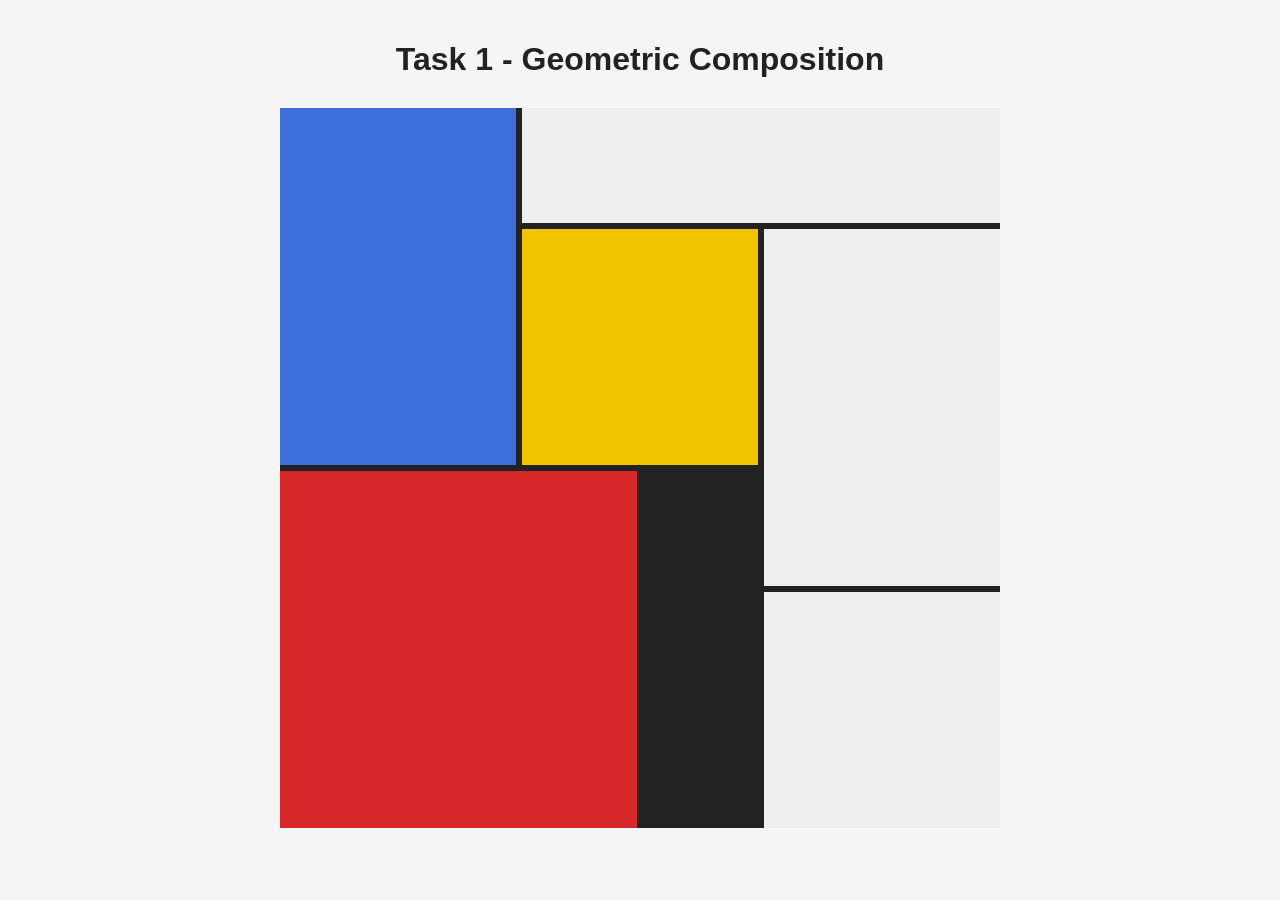
<file: task1/index.html>
<!DOCTYPE html>
<html lang="en">
<head>
    <meta charset="UTF-8">
    <meta name="viewport" content="width=device-width, initial-scale=1.0">
    <title>Task 1 - Grid</title>
    <link rel="stylesheet" href="style.css">
</head>
<body>
    <h1>Task 1 - Geometric Composition</h1>

    <div class="composition">
        <div class="blue"></div>
        <div class="top"></div>
        <div class="yellow"></div>
        <div class="right"></div>
        <div class="red"></div>
        <div class="black"></div>
        <div class="bottom"></div>
    </div>
</body>
</html>
</file>
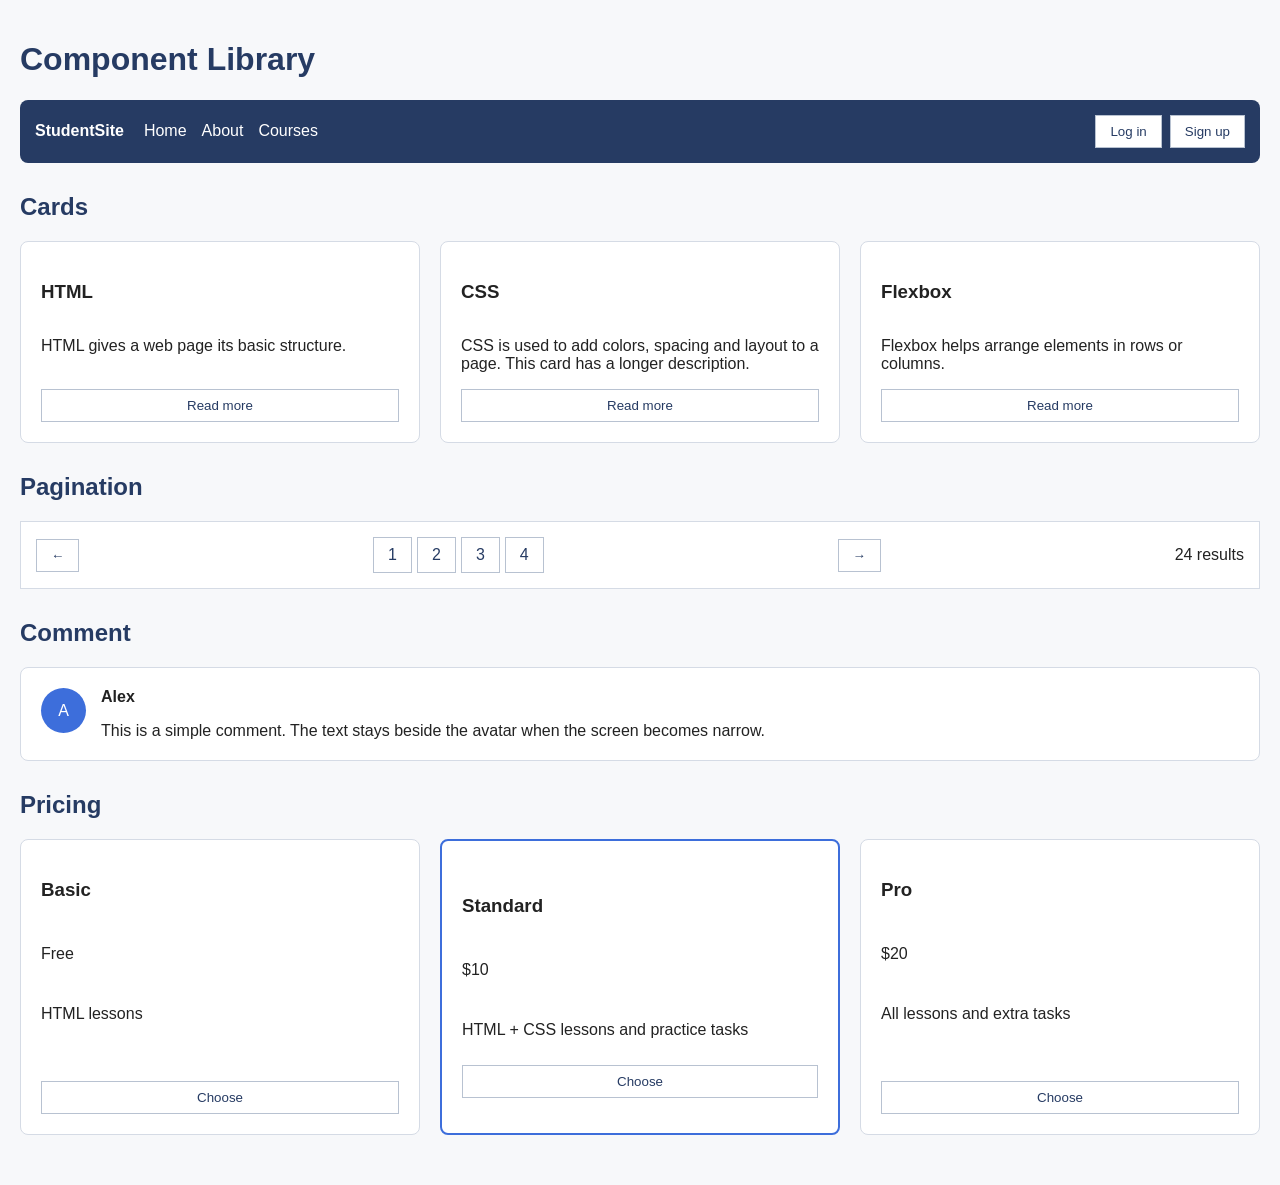
<file: task2/index.html>
<!DOCTYPE html>
<html lang="en">
<head>
    <meta charset="UTF-8">
    <meta name="viewport" content="width=device-width, initial-scale=1.0">
    <title>Task 2 - Component Library</title>
    <link rel="stylesheet" href="style.css">
</head>
<body>
    <h1>Component Library</h1>

    <nav class="navbar">
        <div class="logo">StudentSite</div>
        <div class="nav-links">
            <a href="#">Home</a>
            <a href="#">About</a>
            <a href="#">Courses</a>
        </div>
        <div class="nav-buttons">
            <button>Log in</button>
            <button>Sign up</button>
        </div>
    </nav>

    <section>
        <h2>Cards</h2>
        <div class="cards">
            <article class="card">
                <h3>HTML</h3>
                <p>HTML gives a web page its basic structure.</p>
                <button>Read more</button>
            </article>
            <article class="card">
                <h3>CSS</h3>
                <p>CSS is used to add colors, spacing and layout to a page. This card has a longer description.</p>
                <button>Read more</button>
            </article>
            <article class="card">
                <h3>Flexbox</h3>
                <p>Flexbox helps arrange elements in rows or columns.</p>
                <button>Read more</button>
            </article>
        </div>
    </section>

    <section>
        <h2>Pagination</h2>
        <div class="pagination">
            <button>←</button>
            <div class="pages">
                <a href="#">1</a>
                <a href="#">2</a>
                <a href="#">3</a>
                <a href="#">4</a>
            </div>
            <button>→</button>
            <span class="count">24 results</span>
        </div>
    </section>

    <section>
        <h2>Comment</h2>
        <div class="comment">
            <div class="avatar">A</div>
            <div class="comment-text">
                <strong>Alex</strong>
                <p>This is a simple comment. The text stays beside the avatar when the screen becomes narrow.</p>
            </div>
        </div>
    </section>

    <section>
        <h2>Pricing</h2>
        <div class="pricing">
            <article class="plan">
                <h3>Basic</h3>
                <p>Free</p>
                <p>HTML lessons</p>
                <button>Choose</button>
            </article>
            <article class="plan recommended">
                <h3>Standard</h3>
                <p>$10</p>
                <p>HTML + CSS lessons and practice tasks</p>
                <button>Choose</button>
            </article>
            <article class="plan">
                <h3>Pro</h3>
                <p>$20</p>
                <p>All lessons and extra tasks</p>
                <button>Choose</button>
            </article>
        </div>
    </section>
</body>
</html>
</file>
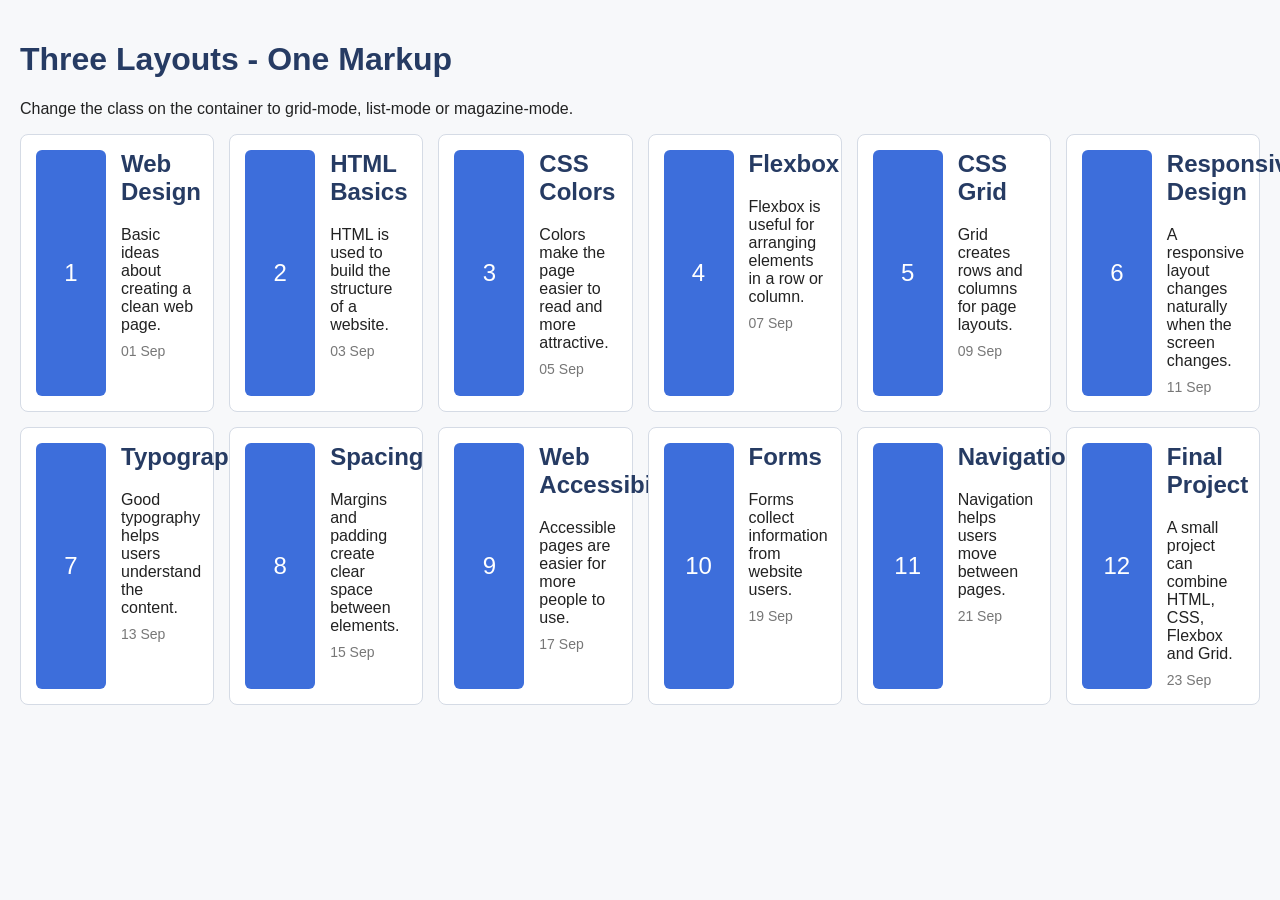
<file: task3/index.html>
<!DOCTYPE html>
<html lang="en">
<head>
    <meta charset="UTF-8">
    <meta name="viewport" content="width=device-width, initial-scale=1.0">
    <title>Task 3 - Three Layouts</title>
    <link rel="stylesheet" href="style.css">
</head>
<body>
    <h1>Three Layouts - One Markup</h1>
    <p>Change the class on the container to grid-mode, list-mode or magazine-mode.</p>

    <main class="articles grid-mode">
        <article class="item">
            <div class="picture">1</div>
            <div class="item-content">
                <h2>Web Design</h2>
                <p>Basic ideas about creating a clean web page.</p>
                <time>01 Sep</time>
            </div>
        </article>

        <article class="item">
            <div class="picture">2</div>
            <div class="item-content">
                <h2>HTML Basics</h2>
                <p>HTML is used to build the structure of a website.</p>
                <time>03 Sep</time>
            </div>
        </article>

        <article class="item">
            <div class="picture">3</div>
            <div class="item-content">
                <h2>CSS Colors</h2>
                <p>Colors make the page easier to read and more attractive.</p>
                <time>05 Sep</time>
            </div>
        </article>

        <article class="item">
            <div class="picture">4</div>
            <div class="item-content">
                <h2>Flexbox</h2>
                <p>Flexbox is useful for arranging elements in a row or column.</p>
                <time>07 Sep</time>
            </div>
        </article>

        <article class="item">
            <div class="picture">5</div>
            <div class="item-content">
                <h2>CSS Grid</h2>
                <p>Grid creates rows and columns for page layouts.</p>
                <time>09 Sep</time>
            </div>
        </article>

        <article class="item">
            <div class="picture">6</div>
            <div class="item-content">
                <h2>Responsive Design</h2>
                <p>A responsive layout changes naturally when the screen changes.</p>
                <time>11 Sep</time>
            </div>
        </article>

        <article class="item">
            <div class="picture">7</div>
            <div class="item-content">
                <h2>Typography</h2>
                <p>Good typography helps users understand the content.</p>
                <time>13 Sep</time>
            </div>
        </article>

        <article class="item">
            <div class="picture">8</div>
            <div class="item-content">
                <h2>Spacing</h2>
                <p>Margins and padding create clear space between elements.</p>
                <time>15 Sep</time>
            </div>
        </article>

        <article class="item">
            <div class="picture">9</div>
            <div class="item-content">
                <h2>Web Accessibility</h2>
                <p>Accessible pages are easier for more people to use.</p>
                <time>17 Sep</time>
            </div>
        </article>

        <article class="item">
            <div class="picture">10</div>
            <div class="item-content">
                <h2>Forms</h2>
                <p>Forms collect information from website users.</p>
                <time>19 Sep</time>
            </div>
        </article>

        <article class="item">
            <div class="picture">11</div>
            <div class="item-content">
                <h2>Navigation</h2>
                <p>Navigation helps users move between pages.</p>
                <time>21 Sep</time>
            </div>
        </article>

        <article class="item">
            <div class="picture">12</div>
            <div class="item-content">
                <h2>Final Project</h2>
                <p>A small project can combine HTML, CSS, Flexbox and Grid.</p>
                <time>23 Sep</time>
            </div>
        </article>
    </main>
</body>
</html>
</file>
<file: task1/style.css>
* {
    box-sizing: border-box;
}

body {
    margin: 0;
    padding: 20px;
    font-family: Arial, sans-serif;
    background: #f5f5f5;
}

h1 {
    text-align: center;
    color: #222;
}

.composition {
    width: min(80vw, 80vh);
    aspect-ratio: 1 / 1;
    margin: 30px auto;
    display: grid;
    grid-template-columns: repeat(6, 1fr);
    grid-template-rows: repeat(6, 1fr);
    gap: 6px;
    background: #222;
}

.composition div {
    min-width: 0;
    min-height: 0;
}

.blue {
    grid-column: 1 / 3;
    grid-row: 1 / 4;
    background: #3d6edb;
}

.top {
    grid-column: 3 / 7;
    grid-row: 1 / 2;
    background: #eeeeee;
}

.yellow {
    grid-column: 3 / 5;
    grid-row: 2 / 4;
    background: #f2c400;
}

.right {
    grid-column: 5 / 7;
    grid-row: 2 / 5;
    background: #eeeeee;
}

.red {
    grid-column: 1 / 4;
    grid-row: 4 / 7;
    background: #d62828;
}

.black {
    grid-column: 4 / 5;
    grid-row: 4 / 7;
    background: #222;
}

.bottom {
    grid-column: 5 / 7;
    grid-row: 5 / 7;
    background: #eeeeee;
}
</file>
<file: task2/style.css>
* {
    box-sizing: border-box;
}

body {
    margin: 0;
    padding: 20px;
    font-family: Arial, sans-serif;
    color: #222;
    background: #f7f8fa;
}

h1, h2 {
    color: #263b63;
}

section {
    margin: 30px 0;
}

button, .pages a {
    padding: 8px 14px;
    border: 1px solid #b8c2d1;
    background: white;
    color: #263b63;
    text-decoration: none;
    cursor: pointer;
}

.navbar {
    display: flex;
    align-items: center;
    gap: 20px;
    padding: 15px;
    background: #263b63;
    color: white;
    border-radius: 8px;
}

.logo {
    font-weight: bold;
}

.nav-links {
    display: flex;
    gap: 15px;
    flex-wrap: wrap;
}

.nav-links a {
    color: white;
    text-decoration: none;
}

.nav-buttons {
    display: flex;
    gap: 8px;
    margin-left: auto;
    flex-wrap: wrap;
}

.cards {
    display: flex;
    gap: 20px;
    align-items: stretch;
    flex-wrap: wrap;
}

.card {
    flex: 1 1 200px;
    display: flex;
    flex-direction: column;
    padding: 20px;
    background: white;
    border: 1px solid #d5dbe5;
    border-radius: 8px;
}

.card button {
    margin-top: auto;
}

.pagination {
    display: flex;
    align-items: center;
    gap: 10px;
    flex-wrap: wrap;
    padding: 15px;
    background: white;
    border: 1px solid #d5dbe5;
}

.pages {
    display: flex;
    gap: 5px;
    margin: 0 auto;
}

.count {
    margin-left: auto;
}

.comment {
    display: flex;
    align-items: flex-start;
    gap: 15px;
    padding: 20px;
    background: white;
    border: 1px solid #d5dbe5;
    border-radius: 8px;
}

.avatar {
    flex: 0 0 45px;
    width: 45px;
    height: 45px;
    display: flex;
    align-items: center;
    justify-content: center;
    background: #3d6edb;
    color: white;
    border-radius: 50%;
}

.comment-text {
    min-width: 0;
}

.comment-text p {
    margin-bottom: 0;
}

.pricing {
    display: flex;
    align-items: stretch;
    gap: 20px;
    flex-wrap: wrap;
}

.plan {
    flex: 1 1 180px;
    display: flex;
    flex-direction: column;
    gap: 10px;
    padding: 20px;
    background: white;
    border: 1px solid #d5dbe5;
    border-radius: 8px;
}

.plan button {
    margin-top: auto;
}

.recommended {
    padding-top: 35px;
    padding-bottom: 35px;
    border: 2px solid #3d6edb;
}
</file>
<file: task3/style.css>
* {
    box-sizing: border-box;
}

body {
    margin: 0;
    padding: 20px;
    font-family: Arial, sans-serif;
    background: #f7f8fa;
    color: #222;
}

h1 {
    color: #263b63;
}

.articles {
    display: grid;
    gap: 15px;
}

.item {
    min-width: 0;
    display: flex;
    gap: 15px;
    padding: 15px;
    background: white;
    border: 1px solid #d5dbe5;
    border-radius: 8px;
}

.picture {
    flex: 0 0 70px;
    min-height: 70px;
    display: flex;
    align-items: center;
    justify-content: center;
    background: #3d6edb;
    color: white;
    font-size: 24px;
    border-radius: 6px;
}

.item-content {
    min-width: 0;
    flex: 1;
}

.item-content h2 {
    margin-top: 0;
    color: #263b63;
}

.item-content p {
    margin-bottom: 8px;
}

.item-content time {
    color: #777;
    font-size: 14px;
}

/* 1. Grid mode - change the class to see this layout */
.grid-mode {
    grid-template-columns: repeat(auto-fit, minmax(12rem, 1fr));
}

/* 2. List mode - same HTML, only the class changes */
.list-mode {
    grid-template-columns: 1fr;
}

.list-mode .item {
    align-items: center;
}

.list-mode .item-content {
    display: flex;
    align-items: center;
    gap: 20px;
}

.list-mode .item-content h2 {
    margin: 0;
}

.list-mode .item-content p {
    margin: 0;
    flex: 1;
}

.list-mode .item-content time {
    margin-left: auto;
    white-space: nowrap;
}

/* 3. Magazine mode - one item becomes the lead item */
.magazine-mode {
    grid-template-columns: repeat(4, 1fr);
    grid-auto-rows: minmax(8rem, auto);
}

.magazine-mode .item:first-child {
    grid-column: span 2;
    grid-row: span 2;
    flex-direction: column;
}

.magazine-mode .item:first-child .picture {
    flex-basis: auto;
    min-height: 120px;
}

.magazine-mode .item:first-child .item-content {
    flex: 1;
}
</file>
